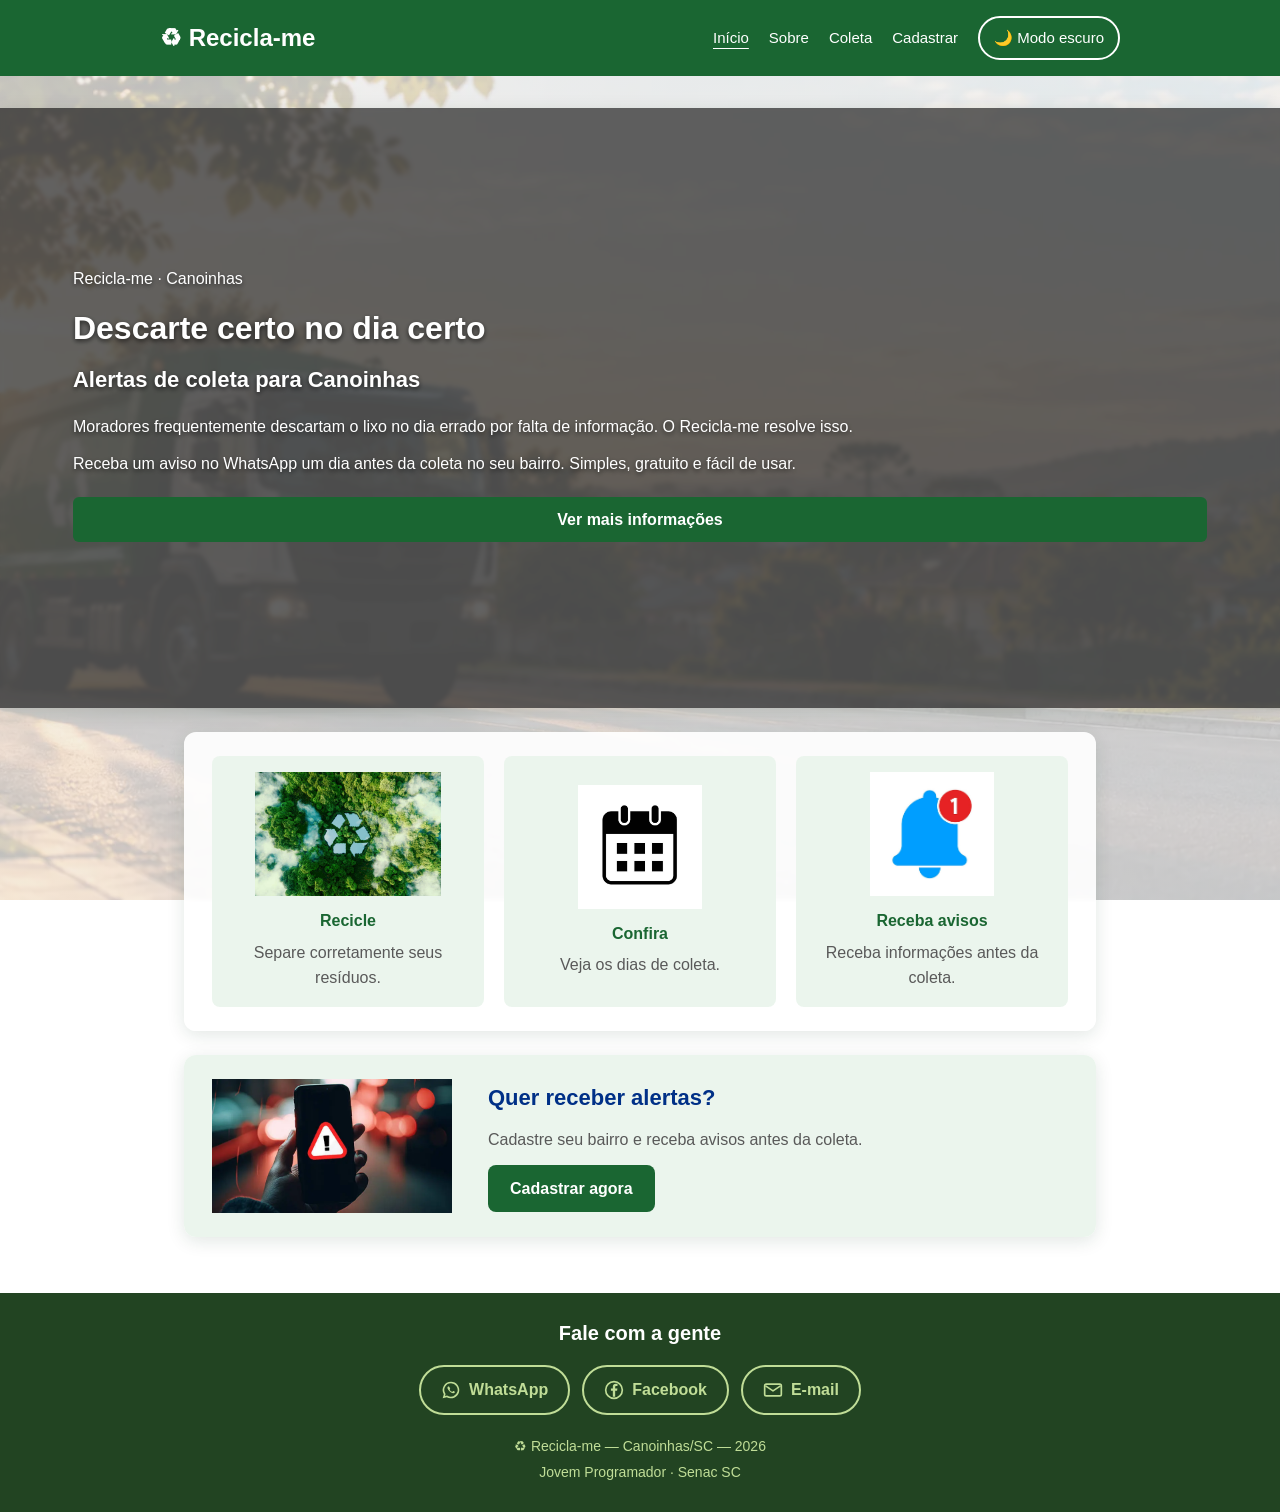
<file: index.html>
<!DOCTYPE html>
<html lang="pt-BR">
<head>
  <meta charset="UTF-8">
  <meta name="viewport" content="width=device-width, initial-scale=1.0">
  <meta name="description" content="Conheça o Recicla-me e receba alertas dos dias de coleta de resíduos em Canoinhas.">
  <title>Recicla-me | Início</title>
  <link rel="stylesheet" href="styles.css">
  <link rel="icon" type="image/svg+xml" href="favicon.svg">
  <script src="script.js" defer></script>
</head>
<body>
  <a class="pular" href="#conteudo">Pular para o conteúdo</a>
  <header>
    <div id="topo">
      <a class="marca" href="index.html"><span>♻ Recicla-me</span></a>
      <button type="button" id="menu-btn" aria-expanded="false" aria-controls="menu-principal" aria-label="Menu"><span></span><span></span><span></span></button>
      <nav id="menu-principal" class="mini-nav" aria-label="Navegação principal">
        <a href="index.html" aria-current="page">Início</a>
        <a href="sobre.html">Sobre</a>
        <a href="coleta.html">Coleta</a>
        <a href="cadastrar.html">Cadastrar</a>
        <button type="button" id="tema-btn" aria-pressed="false">🌙 Modo escuro</button>
      </nav>
    </div>
  </header>

  <main id="conteudo" class="pagina-inicio" tabindex="-1">
    <section class="apresentacao" aria-labelledby="titulo-inicio">
      <p class="sobretitulo">Recicla-me · Canoinhas</p>
      <h1 id="titulo-inicio">Descarte certo no dia certo</h1>
      <h2>Alertas de coleta para Canoinhas</h2>
      <p>Moradores frequentemente descartam o lixo no dia errado por falta de informação. O Recicla-me resolve isso.</p>
      <p>Receba um aviso no WhatsApp um dia antes da coleta no seu bairro. Simples, gratuito e fácil de usar.</p>
      <button type="button" id="botao-mais-info" class="botao-js" aria-expanded="false" aria-controls="bloco-info">Ver mais informações</button>
      <div id="bloco-info" class="escondido">
        <p>O aviso chega um dia antes da coleta, direto no seu WhatsApp. Você escolhe quais tipos de coleta quer acompanhar: lixo comum, reciclável ou entulho.</p>
      </div>
    </section>

    <section aria-label="Como o Recicla-me ajuda">
  <div class="cards cards-inicio">

    <article class="card">
      <img class="ilustracao-card"
        src="imagens/reciclagem.jpg"
        alt="Símbolo da reciclagem visto de cima entre árvores."
        width="612" height="408" loading="lazy">
          <h2>Recicle</h2>
      <p>Separe corretamente seus resíduos.</p>
    </article>

    <article class="card">
      <img class="ilustracao-card"
        src="imagens/calendario.png"
        alt="Ícone preto de calendário com seis datas marcadas."
        width="447" height="447" loading="lazy">
          <h2>Confira</h2>
      <p>Veja os dias de coleta.</p>
    </article>

    <article class="card">
      <img class="ilustracao-card"
        src="imagens/notificacao.jpg"
        alt="Sino azul com indicador vermelho de uma notificação."
        width="554" height="554" loading="lazy">
          <h2>Receba avisos</h2>
      <p>Receba informações antes da coleta.</p>
    </article>

  </div>
</section>

<section class="chamada-cadastro">
  <img class="ilustracao-chamada"
      src="imagens/alertas.webp"
      alt="Mão segurando um smartphone com símbolo de alerta na tela."
      width="720" height="404" loading="lazy">

  <div class="chamada-conteudo">
    <h2>Quer receber alertas?</h2>
    <p>Cadastre seu bairro e receba avisos antes da coleta.</p>
    <a class="botao-link" href="cadastrar.html">Cadastrar agora</a>
  </div>
</section>

  </main>

  <footer>
    <h2 class="rodape-titulo">Fale com a gente</h2>
    <nav aria-label="Contato e redes sociais">
      <ul class="contatos">
        <li><a href="https://wa.me/5547999999999" target="_blank" rel="noopener noreferrer" aria-label="WhatsApp (abre em nova aba)"><svg viewBox="0 0 24 24" width="20" height="20" aria-hidden="true" focusable="false"><path fill="currentColor" d="M12 2a10 10 0 0 0-8.6 15.1L2 22l5-1.3A10 10 0 1 0 12 2zm0 2a8 8 0 1 1-4.2 14.8l-.4-.2-2.6.7.7-2.5-.2-.4A8 8 0 0 1 12 4zm-3 3.5c-.3 0-.6.3-.8.6-.3.4-.6 1-.4 1.9.3 1.2 1.2 2.6 2.7 3.9 1.5 1.3 2.9 1.8 4 2 .8.1 1.6-.3 2-.8.2-.3.3-.7.1-.9l-1.6-.9c-.2-.1-.5 0-.7.2l-.5.6c-.2.2-.4.2-.6.1-.9-.4-2-1.2-2.7-2.3-.1-.2-.1-.4 0-.6l.4-.6c.1-.2.1-.4 0-.6l-.8-1.6c-.1-.3-.3-.5-.6-.5z"/></svg><span>WhatsApp</span></a></li>
        <li><a href="https://www.facebook.com/reciclame" target="_blank" rel="noopener noreferrer" aria-label="Facebook (abre em nova aba)"><svg viewBox="0 0 24 24" width="20" height="20" aria-hidden="true" focusable="false"><circle cx="12" cy="12" r="10" fill="none" stroke="currentColor" stroke-width="2"/><path fill="currentColor" d="M13.4 20v-7h2.3l.4-2.8h-2.7V8.5c0-.8.2-1.3 1.4-1.3h1.4V4.7c-.3 0-1.1-.1-2.1-.1-2.1 0-3.5 1.3-3.5 3.6v2H8.3V13h2.3v7z"/></svg><span>Facebook</span></a></li>
        <li><a href="mailto:contato@reciclame.com.br" aria-label="E-mail"><svg viewBox="0 0 24 24" width="20" height="20" aria-hidden="true" focusable="false"><rect x="2" y="5" width="20" height="14" rx="2" fill="none" stroke="currentColor" stroke-width="2"/><path d="M3 7l9 6 9-6" fill="none" stroke="currentColor" stroke-width="2" stroke-linejoin="round"/></svg><span>E-mail</span></a></li>
      </ul>
    </nav>
    <p>♻ Recicla-me — Canoinhas/SC — 2026</p>
    <p>Jovem Programador · Senac SC</p>
  </footer>
</body>
</html>
</file>
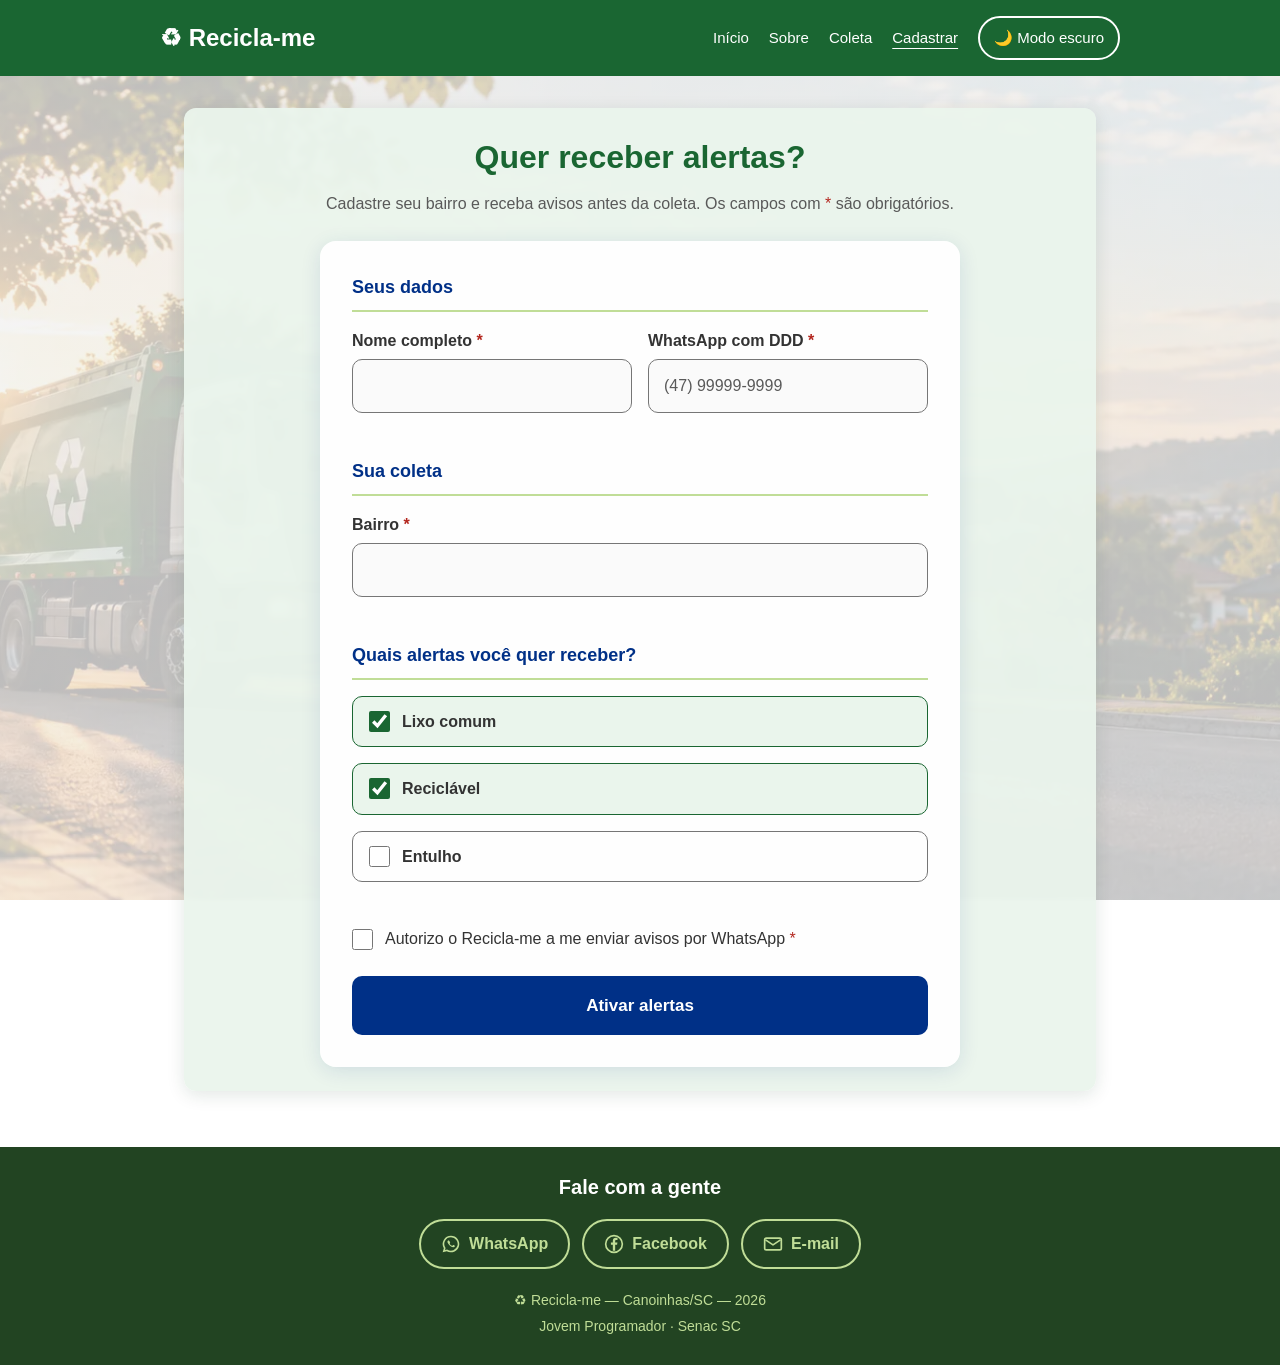
<file: cadastrar.html>
<!DOCTYPE html>
<html lang="pt-BR">
<head>
  <meta charset="UTF-8">
  <meta name="viewport" content="width=device-width, initial-scale=1.0">
  <meta name="description" content="Cadastre seu bairro e receba avisos de coleta do Recicla-me por WhatsApp.">
  <title>Recicla-me | Cadastrar</title>
  <link rel="stylesheet" href="styles.css">
  <link rel="icon" type="image/svg+xml" href="favicon.svg">
  <script src="script.js" defer></script>
</head>
<body>
  <a class="pular" href="#conteudo">Pular para o conteúdo</a>
  <header>
    <div id="topo">
      <a class="marca" href="index.html"><span>♻ Recicla-me</span></a>
      <button type="button" id="menu-btn" aria-expanded="false" aria-controls="menu-principal" aria-label="Menu"><span></span><span></span><span></span></button>
      <nav id="menu-principal" class="mini-nav" aria-label="Navegação principal">
        <a href="index.html">Início</a><a href="sobre.html">Sobre</a>
        <a href="coleta.html">Coleta</a><a href="cadastrar.html" aria-current="page">Cadastrar</a>
        <button type="button" id="tema-btn" aria-pressed="false">🌙 Modo escuro</button>
      </nav>
    </div>
  </header>
  <main id="conteudo" tabindex="-1">
    <section id="cadastro" aria-labelledby="titulo-cadastro">
      <h1 id="titulo-cadastro">Quer receber alertas?</h1>
      <p>Cadastre seu bairro e receba avisos antes da coleta. Os campos com <span class="obrigatorio" aria-hidden="true">*</span> são obrigatórios.</p>
      <form class="form-cadastro" action="#" method="post" novalidate>
        <fieldset>
          <legend>Seus dados</legend>
          <div class="campo">
            <label for="nome">Nome completo <span class="obrigatorio" aria-hidden="true">*</span></label>
            <input type="text" id="nome" name="nome" autocomplete="name" required aria-describedby="erro-nome">
            <p class="mensagem-erro" id="erro-nome" aria-live="polite"></p>
          </div>
          <div class="campo">
            <label for="whatsapp">WhatsApp com DDD <span class="obrigatorio" aria-hidden="true">*</span></label>
            <input type="tel" id="whatsapp" name="whatsapp" autocomplete="tel" placeholder="(47) 99999-9999" maxlength="15" inputmode="numeric" required aria-describedby="erro-whatsapp">
            <p class="mensagem-erro" id="erro-whatsapp" aria-live="polite"></p>
          </div>
        </fieldset>
        <fieldset>
          <legend>Sua coleta</legend>
          <div class="campo">
            <label for="bairro">Bairro <span class="obrigatorio" aria-hidden="true">*</span></label>
            <input type="text" id="bairro" name="bairro" required aria-describedby="erro-bairro">
            <p class="mensagem-erro" id="erro-bairro" aria-live="polite"></p>
          </div>
        </fieldset>
        <fieldset>
          <legend>Quais alertas você quer receber?</legend>
          <div class="campo campo-check"><input type="checkbox" id="alerta-comum" name="alertas" value="comum" checked><label for="alerta-comum">Lixo comum</label></div>
          <div class="campo campo-check"><input type="checkbox" id="alerta-reciclavel" name="alertas" value="reciclavel" checked><label for="alerta-reciclavel">Reciclável</label></div>
          <div class="campo campo-check"><input type="checkbox" id="alerta-entulho" name="alertas" value="entulho"><label for="alerta-entulho">Entulho</label></div>
        </fieldset>
        <div class="campo campo-check">
          <input type="checkbox" id="autorizo" name="autorizo" required aria-describedby="erro-autorizo">
          <label for="autorizo">Autorizo o Recicla-me a me enviar avisos por WhatsApp <span class="obrigatorio" aria-hidden="true">*</span></label>
        </div>
        <p class="mensagem-erro" id="erro-autorizo" aria-live="polite"></p>
        <button type="submit" class="botao">Ativar alertas</button>
        <p id="mensagem-sucesso" class="mensagem" role="status"></p>
      </form>
    </section>
  </main>
  <footer>
    <h2 class="rodape-titulo">Fale com a gente</h2>
    <nav aria-label="Contato e redes sociais"><ul class="contatos">
      <li><a href="https://wa.me/5547999999999" target="_blank" rel="noopener noreferrer" aria-label="WhatsApp (abre em nova aba)"><svg viewBox="0 0 24 24" width="20" height="20" aria-hidden="true" focusable="false"><path fill="currentColor" d="M12 2a10 10 0 0 0-8.6 15.1L2 22l5-1.3A10 10 0 1 0 12 2zm0 2a8 8 0 1 1-4.2 14.8l-.4-.2-2.6.7.7-2.5-.2-.4A8 8 0 0 1 12 4zm-3 3.5c-.3 0-.6.3-.8.6-.3.4-.6 1-.4 1.9.3 1.2 1.2 2.6 2.7 3.9 1.5 1.3 2.9 1.8 4 2 .8.1 1.6-.3 2-.8.2-.3.3-.7.1-.9l-1.6-.9c-.2-.1-.5 0-.7.2l-.5.6c-.2.2-.4.2-.6.1-.9-.4-2-1.2-2.7-2.3-.1-.2-.1-.4 0-.6l.4-.6c.1-.2.1-.4 0-.6l-.8-1.6c-.1-.3-.3-.5-.6-.5z"/></svg><span>WhatsApp</span></a></li>
      <li><a href="https://www.facebook.com/reciclame" target="_blank" rel="noopener noreferrer" aria-label="Facebook (abre em nova aba)"><svg viewBox="0 0 24 24" width="20" height="20" aria-hidden="true" focusable="false"><circle cx="12" cy="12" r="10" fill="none" stroke="currentColor" stroke-width="2"/><path fill="currentColor" d="M13.4 20v-7h2.3l.4-2.8h-2.7V8.5c0-.8.2-1.3 1.4-1.3h1.4V4.7c-.3 0-1.1-.1-2.1-.1-2.1 0-3.5 1.3-3.5 3.6v2H8.3V13h2.3v7z"/></svg><span>Facebook</span></a></li>
      <li><a href="mailto:contato@reciclame.com.br" aria-label="E-mail"><svg viewBox="0 0 24 24" width="20" height="20" aria-hidden="true" focusable="false"><rect x="2" y="5" width="20" height="14" rx="2" fill="none" stroke="currentColor" stroke-width="2"/><path d="M3 7l9 6 9-6" fill="none" stroke="currentColor" stroke-width="2" stroke-linejoin="round"/></svg><span>E-mail</span></a></li>
    </ul></nav>
    <p>♻ Recicla-me — Canoinhas/SC — 2026</p><p>Jovem Programador · Senac SC</p>
  </footer>
</body>
</html>
</file>
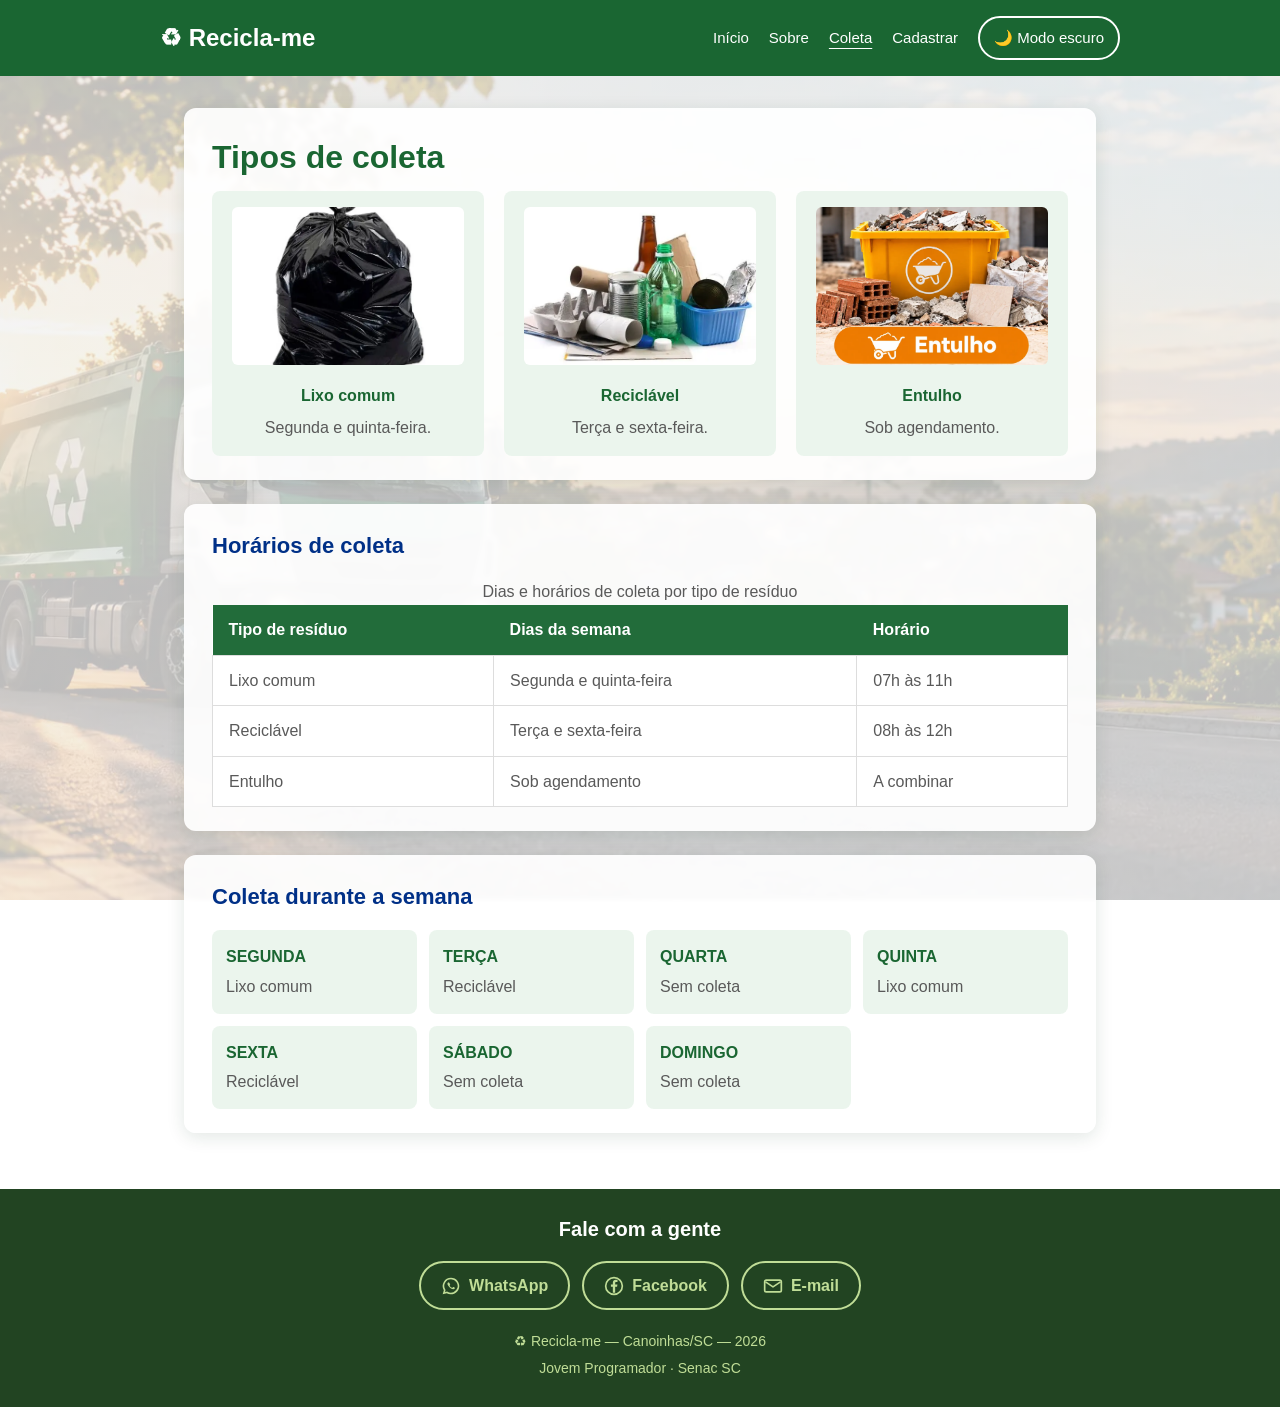
<file: coleta.html>
<!DOCTYPE html>
<html lang="pt-BR">
<head>
  <meta charset="UTF-8">
  <meta name="viewport" content="width=device-width, initial-scale=1.0">
  <meta name="description" content="Consulte os tipos, dias e horários de coleta de resíduos em Canoinhas.">
  <title>Recicla-me | Coleta</title>
  <link rel="stylesheet" href="styles.css">
  <link rel="icon" type="image/svg+xml" href="favicon.svg">
  <script src="script.js" defer></script>
</head>
<body>
  <a class="pular" href="#conteudo">Pular para o conteúdo</a>
  <header>
    <div id="topo">
      <a class="marca" href="index.html"><span>♻ Recicla-me</span></a>
      <button type="button" id="menu-btn" aria-expanded="false" aria-controls="menu-principal" aria-label="Menu">
        <span></span><span></span><span></span>
      </button>
      <nav id="menu-principal" class="mini-nav" aria-label="Navegação principal">
        <a href="index.html">Início</a><a href="sobre.html">Sobre</a>
        <a href="coleta.html" aria-current="page">Coleta</a><a href="cadastrar.html">Cadastrar</a>
        <button type="button" id="tema-btn" aria-pressed="false">🌙 Modo escuro</button>
      </nav>
    </div>
  </header>
  <main id="conteudo" tabindex="-1">
    <section aria-labelledby="titulo-coleta">
      <h1 id="titulo-coleta">Tipos de coleta</h1>
      <div class="cards">
        <article class="card">
          <img id="imagem-card" src="imagens/saco-lixo-comum.webp" alt="Saco de lixo preto fechado" width="220" height="150" tabindex="0">
          <h2>Lixo comum</h2><p>Segunda e quinta-feira.</p>
        </article>
        <article class="card">
          <img id="imagem-reciclavel" src="imagens/lixoreciclavel.webp" alt="Lixeira azul de material reciclável com garrafas, latas e papelão" width="220" height="150" tabindex="0">
          <h2>Reciclável</h2><p>Terça e sexta-feira.</p>
        </article>
        <article class="card">
          <img id="imagem-entulho" src="imagens/lixo_entulho.webp" alt="Caçamba de entulho com restos de obra" width="220" height="150" tabindex="0">
          <h2>Entulho</h2><p>Sob agendamento.</p>
        </article>
      </div>
    </section>
    <section id="horarios" aria-labelledby="titulo-horarios">
      <h2 id="titulo-horarios">Horários de coleta</h2>
      <div class="tabela-responsiva" tabindex="0" role="region" aria-labelledby="titulo-horarios">
        <table>
          <caption>Dias e horários de coleta por tipo de resíduo</caption>
          <thead><tr><th scope="col">Tipo de resíduo</th><th scope="col">Dias da semana</th><th scope="col">Horário</th></tr></thead>
          <tbody>
            <tr><th scope="row">Lixo comum</th><td>Segunda e quinta-feira</td><td>07h às 11h</td></tr>
            <tr><th scope="row">Reciclável</th><td>Terça e sexta-feira</td><td>08h às 12h</td></tr>
            <tr><th scope="row">Entulho</th><td>Sob agendamento</td><td>A combinar</td></tr>
          </tbody>
        </table>
      </div>
    </section>
    <section aria-labelledby="titulo-semana">
      <h2 id="titulo-semana">Coleta durante a semana</h2>
      <ul class="semana-coleta">
        <li><strong>SEGUNDA</strong><span>Lixo comum</span></li>
        <li><strong>TERÇA</strong><span>Reciclável</span></li>
        <li><strong>QUARTA</strong><span>Sem coleta</span></li>
        <li><strong>QUINTA</strong><span>Lixo comum</span></li>
        <li><strong>SEXTA</strong><span>Reciclável</span></li>
        <li><strong>SÁBADO</strong><span>Sem coleta</span></li>
        <li><strong>DOMINGO</strong><span>Sem coleta</span></li>
      </ul>
    </section>
  </main>
  <footer>
    <h2 class="rodape-titulo">Fale com a gente</h2>
    <nav aria-label="Contato e redes sociais"><ul class="contatos">
      <li><a href="https://wa.me/5547999999999" target="_blank" rel="noopener noreferrer" aria-label="WhatsApp (abre em nova aba)"><svg viewBox="0 0 24 24" width="20" height="20" aria-hidden="true" focusable="false"><path fill="currentColor" d="M12 2a10 10 0 0 0-8.6 15.1L2 22l5-1.3A10 10 0 1 0 12 2zm0 2a8 8 0 1 1-4.2 14.8l-.4-.2-2.6.7.7-2.5-.2-.4A8 8 0 0 1 12 4zm-3 3.5c-.3 0-.6.3-.8.6-.3.4-.6 1-.4 1.9.3 1.2 1.2 2.6 2.7 3.9 1.5 1.3 2.9 1.8 4 2 .8.1 1.6-.3 2-.8.2-.3.3-.7.1-.9l-1.6-.9c-.2-.1-.5 0-.7.2l-.5.6c-.2.2-.4.2-.6.1-.9-.4-2-1.2-2.7-2.3-.1-.2-.1-.4 0-.6l.4-.6c.1-.2.1-.4 0-.6l-.8-1.6c-.1-.3-.3-.5-.6-.5z"/></svg><span>WhatsApp</span></a></li>
      <li><a href="https://www.facebook.com/reciclame" target="_blank" rel="noopener noreferrer" aria-label="Facebook (abre em nova aba)"><svg viewBox="0 0 24 24" width="20" height="20" aria-hidden="true" focusable="false"><circle cx="12" cy="12" r="10" fill="none" stroke="currentColor" stroke-width="2"/><path fill="currentColor" d="M13.4 20v-7h2.3l.4-2.8h-2.7V8.5c0-.8.2-1.3 1.4-1.3h1.4V4.7c-.3 0-1.1-.1-2.1-.1-2.1 0-3.5 1.3-3.5 3.6v2H8.3V13h2.3v7z"/></svg><span>Facebook</span></a></li>
      <li><a href="mailto:contato@reciclame.com.br" aria-label="E-mail"><svg viewBox="0 0 24 24" width="20" height="20" aria-hidden="true" focusable="false"><rect x="2" y="5" width="20" height="14" rx="2" fill="none" stroke="currentColor" stroke-width="2"/><path d="M3 7l9 6 9-6" fill="none" stroke="currentColor" stroke-width="2" stroke-linejoin="round"/></svg><span>E-mail</span></a></li>
    </ul></nav>
    <p>♻ Recicla-me — Canoinhas/SC — 2026</p><p>Jovem Programador · Senac SC</p>
  </footer>
</body>
</html>
</file>
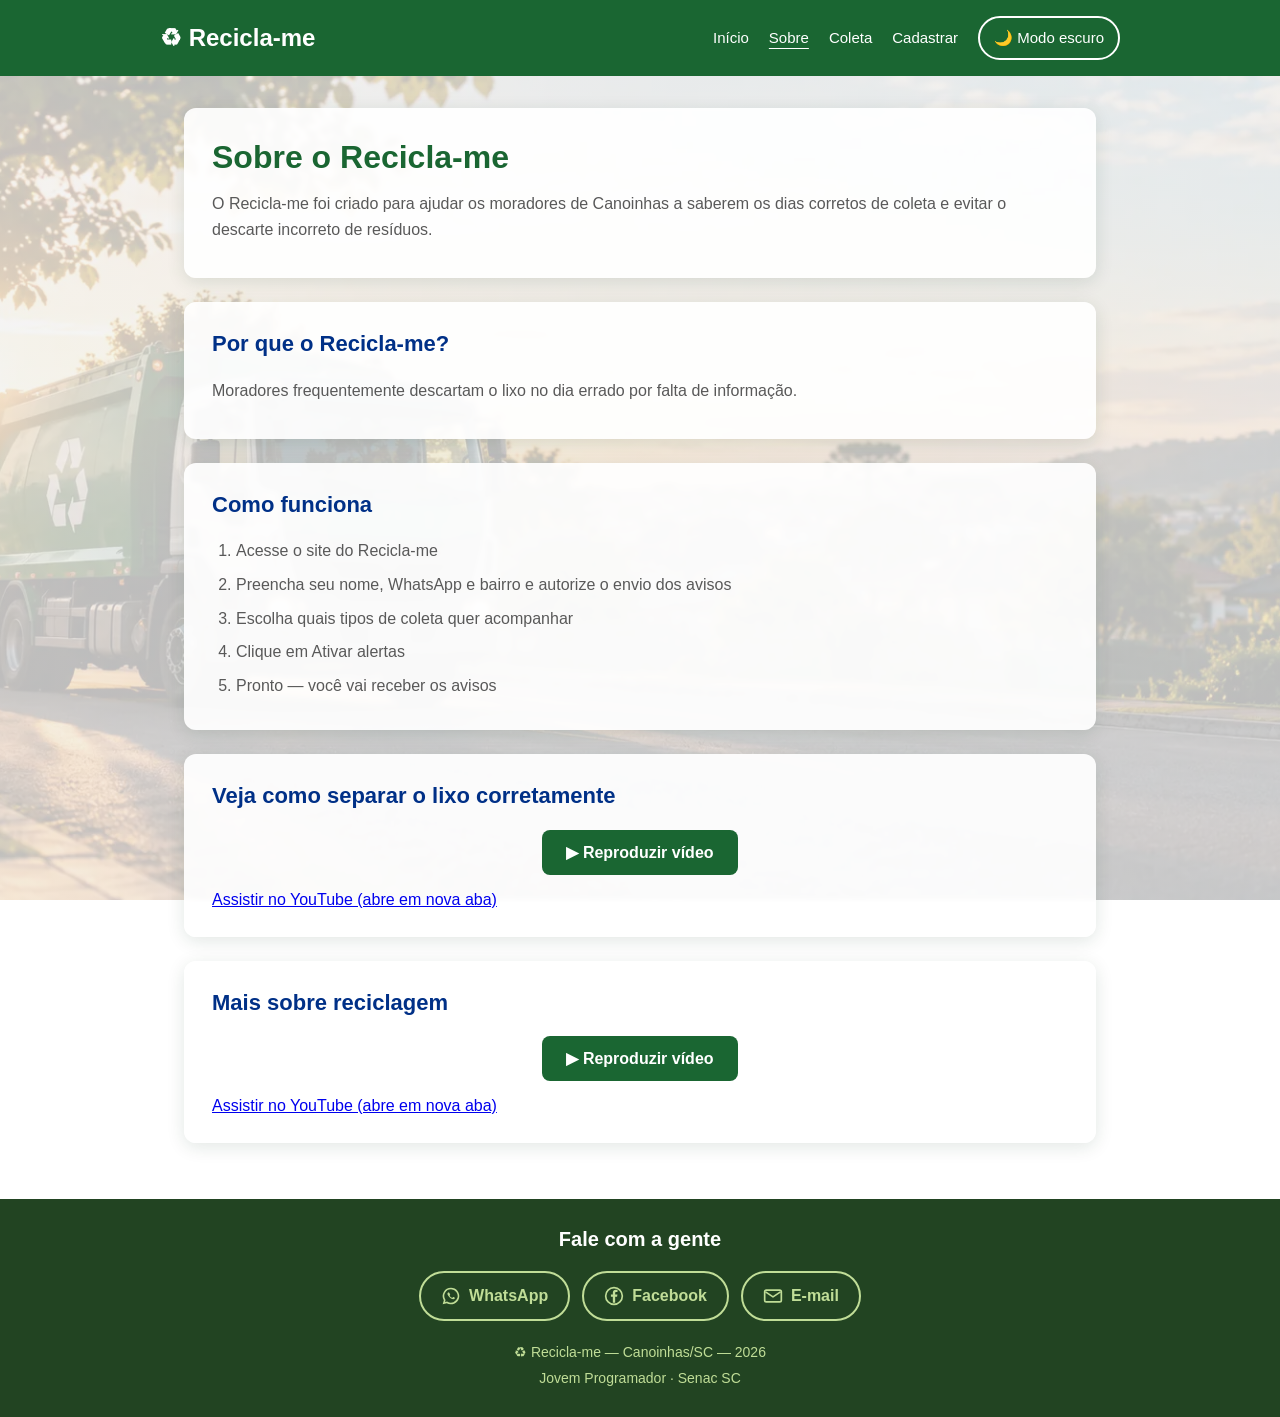
<file: sobre.html>
<!DOCTYPE html>
<html lang="pt-BR">
<head>
  <meta charset="UTF-8">
  <meta name="viewport" content="width=device-width, initial-scale=1.0">
  <meta name="description" content="Saiba como o Recicla-me ajuda moradores de Canoinhas a acompanhar a coleta de resíduos.">
  <title>Recicla-me | Sobre</title>
  <link rel="stylesheet" href="styles.css">
  <link rel="icon" type="image/svg+xml" href="favicon.svg">
  <script src="script.js" defer></script>
</head>
<body>
  <a class="pular" href="#conteudo">Pular para o conteúdo</a>
  <header>
    <div id="topo">
      <a class="marca" href="index.html"><span>♻ Recicla-me</span></a>
      <button type="button" id="menu-btn" aria-expanded="false" aria-controls="menu-principal" aria-label="Menu"><span></span><span></span><span></span></button>
      <nav id="menu-principal" class="mini-nav" aria-label="Navegação principal">
        <a href="index.html">Início</a><a href="sobre.html" aria-current="page">Sobre</a>
        <a href="coleta.html">Coleta</a><a href="cadastrar.html">Cadastrar</a>
        <button type="button" id="tema-btn" aria-pressed="false">🌙 Modo escuro</button>
      </nav>
    </div>
  </header>
  <main id="conteudo" tabindex="-1">
    <section aria-labelledby="titulo-sobre">
      <h1 id="titulo-sobre">Sobre o Recicla-me</h1>
      <p>O Recicla-me foi criado para ajudar os moradores de Canoinhas a saberem os dias corretos de coleta e evitar o descarte incorreto de resíduos.</p>
    </section>
    <section aria-labelledby="titulo-por-que">
      <h2 id="titulo-por-que">Por que o Recicla-me?</h2>
      <p>Moradores frequentemente descartam o lixo no dia errado por falta de informação.</p>
    </section>
    <section aria-labelledby="titulo-como-funciona">
      <h2 id="titulo-como-funciona">Como funciona</h2>
      <ol>
        <li>Acesse o site do Recicla-me</li>
        <li>Preencha seu nome, WhatsApp e bairro e autorize o envio dos avisos</li>
        <li>Escolha quais tipos de coleta quer acompanhar</li>
        <li>Clique em Ativar alertas</li>
        <li>Pronto — você vai receber os avisos</li>
      </ol>
    </section>
    <section id="video-explicativo" aria-labelledby="titulo-video-separacao">
      <h2 id="titulo-video-separacao">Veja como separar o lixo corretamente</h2>
      <div class="video-embed" data-video-id="wgPn3kZZtIY" data-titulo="Como separar o lixo corretamente">
      <button type="button" class="video-botao">▶ Reproduzir vídeo</button>
      </div>
      <a href="https://www.youtube.com/watch?v=wgPn3kZZtIY" target="_blank" rel="noopener noreferrer">Assistir no YouTube (abre em nova aba)</a>
    </section>
    <section id="video-youtube" aria-labelledby="titulo-video-canal">
      <h2 id="titulo-video-canal">Mais sobre reciclagem</h2>
      <div class="video-embed" data-video-id="zdRrToUH61U" data-titulo="Vídeo sobre reciclagem e coleta seletiva">
        <button type="button" class="video-botao" aria-label="Reproduzir vídeo: Como separar o lixo corretamente">▶ Reproduzir vídeo</button>
      </div>
      <a href="https://www.youtube.com/watch?v=zdRrToUH61U" target="_blank" rel="noopener noreferrer">Assistir no YouTube (abre em nova aba)</a>
    </section>
  </main>
  <footer>
    <h2 class="rodape-titulo">Fale com a gente</h2>
    <nav aria-label="Contato e redes sociais"><ul class="contatos">
      <li><a href="https://wa.me/5547999999999" target="_blank" rel="noopener noreferrer" aria-label="WhatsApp (abre em nova aba)"><svg viewBox="0 0 24 24" width="20" height="20" aria-hidden="true" focusable="false"><path fill="currentColor" d="M12 2a10 10 0 0 0-8.6 15.1L2 22l5-1.3A10 10 0 1 0 12 2zm0 2a8 8 0 1 1-4.2 14.8l-.4-.2-2.6.7.7-2.5-.2-.4A8 8 0 0 1 12 4zm-3 3.5c-.3 0-.6.3-.8.6-.3.4-.6 1-.4 1.9.3 1.2 1.2 2.6 2.7 3.9 1.5 1.3 2.9 1.8 4 2 .8.1 1.6-.3 2-.8.2-.3.3-.7.1-.9l-1.6-.9c-.2-.1-.5 0-.7.2l-.5.6c-.2.2-.4.2-.6.1-.9-.4-2-1.2-2.7-2.3-.1-.2-.1-.4 0-.6l.4-.6c.1-.2.1-.4 0-.6l-.8-1.6c-.1-.3-.3-.5-.6-.5z"/></svg><span>WhatsApp</span></a></li>
      <li><a href="https://www.facebook.com/reciclame" target="_blank" rel="noopener noreferrer" aria-label="Facebook (abre em nova aba)"><svg viewBox="0 0 24 24" width="20" height="20" aria-hidden="true" focusable="false"><circle cx="12" cy="12" r="10" fill="none" stroke="currentColor" stroke-width="2"/><path fill="currentColor" d="M13.4 20v-7h2.3l.4-2.8h-2.7V8.5c0-.8.2-1.3 1.4-1.3h1.4V4.7c-.3 0-1.1-.1-2.1-.1-2.1 0-3.5 1.3-3.5 3.6v2H8.3V13h2.3v7z"/></svg><span>Facebook</span></a></li>
      <li><a href="mailto:contato@reciclame.com.br" aria-label="E-mail"><svg viewBox="0 0 24 24" width="20" height="20" aria-hidden="true" focusable="false"><rect x="2" y="5" width="20" height="14" rx="2" fill="none" stroke="currentColor" stroke-width="2"/><path d="M3 7l9 6 9-6" fill="none" stroke="currentColor" stroke-width="2" stroke-linejoin="round"/></svg><span>E-mail</span></a></li>
    </ul></nav>
    <p>♻ Recicla-me — Canoinhas/SC — 2026</p><p>Jovem Programador · Senac SC</p>
  </footer>
</body>
</html>
</file>
<file: styles.css>
/* ===========================
   RECICLA-ME — styles.css
   Fundo do caminhão em todo o site
   =========================== */

:root {
  --verde-escuro: #1A6632;
  --verde-claro: #C0DD97;
  --azul: #003087;
  --neutro: #595959;
  --fundo: #F2F2F2;
  --branco: #FFFFFF;
  --verde-suave: #EAF5EC;
  --erro: #B3261E;
}

* {
  box-sizing: border-box;
  margin: 0;
  padding: 0;
}

:focus-visible {
  outline: 3px solid var(--azul);
  outline-offset: 3px;
}

header :focus-visible,
footer :focus-visible {
  outline-color: var(--branco);
}

.pular {
  position: absolute;
  top: -60px;
  left: 8px;
  z-index: 100;
  padding: 10px 14px;
  color: var(--azul);
  background-color: var(--branco);
  text-decoration: none;
  border-radius: 6px;
}

.pular:focus {
  top: 8px;
}

html {
  min-height: 100%;
}

body {
  font-family: Arial, sans-serif;
  color: var(--neutro);
  line-height: 1.6;
  overflow-x: clip;

  /* ===========================
    FUNDO DO CAMINHÃO — SITE TODO
     =========================== */

  background-image:
    linear-gradient(
      rgba(242, 242, 242, 0.78),
      rgba(242, 242, 242, 0.78)
    ),
    url("imagens/fundo.webp");

  background-size: cover;
  background-position: center top;
  background-repeat: no-repeat;
  background-attachment: scroll;
}

img {
  max-width: 100%;
  height: auto;
}

/* ===========================
  CABEÇALHO — flexbox
   =========================== */

header {
  background-color: #1A6632;
  padding: 16px 24px;
  position: relative;
  z-index: 10;
}

#topo {
  display: flex;
  justify-content: space-between;
  align-items: center;
  flex-wrap: wrap;
  max-width: 960px;
  margin: 0 auto;
}

#topo span {
  font-size: 24px;
  font-weight: bold;
  color: var(--branco);
}

.marca {
  text-decoration: none;
}

#topo nav {
  display: none;
  flex-direction: column;
  width: 100%;
  margin-top: 16px;
  gap: 12px;
}

#topo nav.aberto {
  display: flex;
}

#topo nav a {
  display: inline-flex;
  align-items: center;
  min-height: 44px;
  color: #FFFFFF;
  text-decoration: none;
  font-size: 15px;
}

#topo nav a:hover {
  text-decoration: underline;
  text-underline-offset: 5px;
}

#topo nav a[aria-current="page"] {
  color: var(--branco);
  text-decoration: underline;
  text-underline-offset: 5px;
}

/* ===========================
   MENU SANDUÍCHE
   =========================== */

#menu-btn {
  display: flex;
  flex-direction: column;
  justify-content: space-between;
  width: 28px;
  height: 20px;
  background: none;
  border: 0;
  padding: 0;
  cursor: pointer;
}

#menu-btn span {
  height: 3px;
  width: 100%;
  background-color: var(--branco);
  border-radius: 2px;
}

#menu-btn:focus-visible {
  outline: 3px solid var(--branco);
  outline-offset: 5px;
}

/* ===========================
   ESTRUTURA GERAL
   =========================== */

main {
  max-width: 960px;
  margin: 0 auto;
  padding: 24px 14px;
}

/*
   As seções ficam translúcidas para
   o caminhão continuar aparecendo
   no fundo.
*/

section {
  background-color: rgba(255, 255, 255, 0.91);
  border-radius: 12px;
  padding: 20px 18px;
  margin-bottom: 24px;
  box-shadow: 0 4px 18px rgba(20, 60, 30, 0.12);
  backdrop-filter: blur(2px);
}

/* ===========================
   HERO / APRESENTAÇÃO
   =========================== */

.pagina-inicio .apresentacao {
  width: 100vw;
  min-height: 500px;

  margin-left: calc(50% - 50vw);

  padding: 60px 22px;

    /* A camada escura mantém o texto legível sobre o fundo do site. */

  background: linear-gradient(rgba(0, 0, 0, 0.6), rgba(0, 0, 0, 0.6));

  border-left: none;
  border-radius: 0;

  display: flex;
  flex-direction: column;
  justify-content: center;

  color: white;
  text-shadow: 0 2px 5px rgba(0, 0, 0, 0.65);
}

.pagina-inicio .apresentacao h1 {
  color: white;
}

.pagina-inicio .apresentacao h2 {
  color: white;
}

.pagina-inicio .apresentacao p {
  color: white;
}

.pagina-inicio .apresentacao .sobretitulo {
  color: #FFFFFF;
}

/* ===========================
   CARDS DA PÁGINA INICIAL
   =========================== */

.cards-inicio .card {
  min-height: 185px;
  display: flex;
  flex-direction: column;
  align-items: center;
  justify-content: center;
}

.cards-inicio .card img.ilustracao-card {
  display: block;
  width: min(100%, 200px);
  height: 124px;
  flex: 0 0 auto;
  object-fit: contain;
  margin: 0 auto 12px;
}

.chamada-cadastro {
  display: flex;
  flex-direction: column;
  align-items: center;
  justify-content: center;
  gap: 20px;
  text-align: center;
  background-color: rgba(234, 245, 236, 0.94);
}

.chamada-conteudo {
  flex: 0 1 auto;
}

.ilustracao-chamada {
  display: block;
  width: min(100%, 220px);
  height: auto;
  flex: 0 1 auto;
}

.chamada-conteudo h2,
.chamada-conteudo p {
  margin-bottom: 12px;
}

.botao-link {
  display: inline-block;
  padding: 11px 22px;
  color: var(--branco);
  background-color: var(--verde-escuro);
  border-radius: 8px;
  font-weight: bold;
  text-decoration: none;
}

.botao-link:hover {
  background-color: #145228;
}

/* ===========================
   TÍTULOS E TEXTOS
   =========================== */

h1 {
  font-size: 24px;
  color: var(--verde-escuro);
  margin-bottom: 8px;
}

h2 {
  font-size: 22px;
  color: var(--azul);
  margin-bottom: 16px;
}

h3 {
  font-size: 16px;
  color: var(--verde-escuro);
  margin-bottom: 6px;
}

.card h2 {
  font-size: 16px;
  color: var(--verde-escuro);
  margin-bottom: 6px;
}

p {
  font-size: 16px;
  margin-bottom: 12px;
}

/* ===========================
   CARDS — flexbox
   =========================== */

.cards {
  display: flex;
  flex-direction: column;
  flex-wrap: wrap;
  gap: 20px;
}

.card {
  flex: 1 1 220px;
  background-color: rgba(234, 245, 236, 0.94);
  border-radius: 8px;
  padding: 16px 20px;
  text-align: center;
  transition: transform 0.3s;
}

.card:hover {
  transform: scale(1.03);
}

.card img {
  width: 100%;
  height: auto;
  aspect-ratio: 220 / 150;
  object-fit: cover;
  border-radius: 6px;
  margin-bottom: 10px;
}

.card p {
  margin-bottom: 0;
}

/* ===========================
   TABELA — horários de coleta
   =========================== */

table {
  border-collapse: collapse;
  width: 100%;
  background-color: rgba(255, 255, 255, 0.94);
}

#horarios {
  overflow: hidden;
}

.tabela-responsiva {
  max-width: 100%;
  overflow-x: auto;
}

.tabela-responsiva:focus-visible {
  outline: 3px solid var(--azul);
  outline-offset: 3px;
}

.tabela-responsiva table {
  min-width: 540px;
}

th {
  background-color: rgba(26, 102, 50, 0.96);
  color: var(--branco);
  padding: 12px 16px;
  text-align: left;
}

td {
  padding: 12px 16px;
  border: 1px solid #DDDDDD;
}

tbody th[scope="row"] {
  padding: 12px 16px;
  border: 1px solid #DDDDDD;
  color: inherit;
  background: transparent;
  font-weight: normal;
  text-align: left;
}

tbody tr:hover {
  background-color: var(--verde-claro);
}

.semana-coleta {
  display: grid;
  grid-template-columns: 1fr;
  gap: 12px;
  list-style: none;
}

.semana-coleta li {
  min-width: 0;
  padding: 14px;
  background-color: rgba(234, 245, 236, 0.94);
  border-radius: 8px;
}

.semana-coleta strong,
.semana-coleta span {
  display: block;
}

.semana-coleta strong {
  margin-bottom: 4px;
  color: var(--verde-escuro);
}

/* ===========================
   LISTA — como funciona
   =========================== */

ol {
  padding-left: 24px;
}

ol li {
  margin-bottom: 8px;
}

/* ===========================
   CADASTRO — formulário
   =========================== */

#cadastro {
  text-align: center;
  background-color: rgba(234, 245, 236, 0.94);
}

.form-cadastro {
  width: 100%;
  max-width: 640px;
  margin: 24px auto 0;
  padding: 20px;
  text-align: left;
  background-color: rgba(255, 255, 255, 0.97);
  border-radius: 12px;
  box-shadow: 0 4px 20px rgba(0, 48, 135, 0.12);
}

.form-cadastro fieldset {
  margin-bottom: 28px;
  border: 0;
  min-width: 0;
}

.form-cadastro legend {
  width: 100%;
  margin-bottom: 16px;
  padding-bottom: 8px;
  font-size: 18px;
  font-weight: bold;
  color: var(--azul);
  border-bottom: 2px solid var(--verde-claro);
}

.form-cadastro .campo {
  margin-bottom: 16px;
}

.form-cadastro label {
  display: block;
  margin-bottom: 6px;
  font-weight: bold;
  color: #333333;
}

.obrigatorio {
  color: var(--erro);
}

.form-cadastro input[type="text"],
.form-cadastro input[type="tel"] {
  display: block;
  width: 100%;
  padding: 13px 15px;
  font: inherit;
  color: #333333;
  background-color: #FAFAFA;
  border: 1.5px solid #767676;
  border-radius: 10px;
  transition: border-color 0.2s, box-shadow 0.2s;
}

.form-cadastro input::placeholder {
  color: var(--neutro);
  opacity: 1;
}

.form-cadastro input[type="text"]:hover,
.form-cadastro input[type="tel"]:hover {
  border-color: var(--azul);
}

.form-cadastro input[type="text"]:focus,
.form-cadastro input[type="tel"]:focus {
  background-color: var(--branco);
  border-color: var(--azul);
  box-shadow: 0 0 0 3px rgba(0, 48, 135, 0.25);
  outline: 3px solid var(--azul);
  outline-offset: 2px;
}

.form-cadastro input:user-invalid {
  border-color: var(--erro);
}

.form-cadastro .campo-check {
  display: flex;
  align-items: center;
  gap: 12px;
}

.form-cadastro .campo-check input {
  width: 21px;
  height: 21px;
  flex-shrink: 0;
  accent-color: var(--verde-escuro);
  cursor: pointer;
}

.form-cadastro .campo-check label {
  margin: 0;
  font-weight: normal;
  cursor: pointer;
}

.form-cadastro .campo-check input:focus-visible,
.form-cadastro .botao:focus-visible {
  outline: 3px solid var(--azul);
  outline-offset: 3px;
}

.form-cadastro fieldset:nth-of-type(3) .campo-check {
  padding: 12px 16px;
  border: 1.5px solid #767676;
  border-radius: 10px;
  transition: background-color 0.2s, border-color 0.2s;
}

.form-cadastro fieldset:nth-of-type(3) .campo-check:hover {
  border-color: var(--verde-escuro);
}

.form-cadastro fieldset:nth-of-type(3) .campo-check:has(input:checked) {
  background-color: var(--verde-suave);
  border-color: var(--verde-escuro);
}

.form-cadastro fieldset:nth-of-type(3) .campo-check label {
  flex: 1;
  font-weight: bold;
}

.form-cadastro .botao {
  display: block;
  width: 100%;
  margin-top: 24px;
  padding: 16px 24px;
  font: inherit;
  font-size: 17px;
  font-weight: bold;
  color: var(--branco);
  background-color: var(--azul);
  border: 0;
  border-radius: 10px;
  cursor: pointer;
  transition: background-color 0.2s, transform 0.2s, box-shadow 0.2s;
}

.form-cadastro .botao:hover {
  background-color: #002163;
  transform: translateY(-2px);
  box-shadow: 0 8px 18px rgba(0, 48, 135, 0.3);
}

.form-cadastro .botao:active {
  transform: translateY(0);
}

/* ===========================
   VÍDEOS DO YOUTUBE
   =========================== */

.video-embed {
  position: relative;
  width: 100%;
  max-width: 720px;
  margin: 16px auto 0;
  aspect-ratio: 16 / 9;
}

.video-embed iframe {
  position: absolute;
  inset: 0;
  width: 100%;
  height: 100%;
  border: 0;
  border-radius: 12px;
}

/* ===========================
   RODAPÉ
   =========================== */

footer {
  background-color: rgba(26, 61, 26, 0.96);
  text-align: center;
  padding: 24px;
}

footer p {
  color: var(--verde-claro);
  font-size: 14px;
  margin-bottom: 4px;
}

.rodape-titulo {
  margin-bottom: 16px;
  font-size: 20px;
  color: var(--branco);
}

.contatos {
  display: flex;
  flex-wrap: wrap;
  justify-content: center;
  gap: 12px;
  margin-bottom: 20px;
  list-style: none;
}

.contatos a {
  display: inline-flex;
  align-items: center;
  gap: 8px;
  padding: 10px 20px;
  color: var(--verde-claro);
  text-decoration: none;
  font-weight: bold;
  border: 2px solid var(--verde-claro);
  border-radius: 999px;
  transition: background-color 0.2s, color 0.2s, transform 0.2s;
}

.contatos a:hover {
  color: #1A3D1A;
  background-color: var(--verde-claro);
  transform: translateY(-2px);
}

.contatos a:focus-visible {
  outline: 3px solid var(--branco);
  outline-offset: 3px;
}

/* ===========================
   JAVASCRIPT
   =========================== */

@media (prefers-reduced-motion: no-preference) {
  html {
    scroll-behavior: smooth;
  }
}

.escondido {
  display: none;
}

.botao-js {
  display: inline-block;
  margin-top: 8px;
  margin-bottom: 8px;
  padding: 10px 24px;
  font: inherit;
  font-weight: bold;
  color: var(--branco);
  background-color: var(--verde-escuro);
  border: 0;
  border-radius: 6px;
  cursor: pointer;
  transition: background-color 0.2s;
}

.botao-js:hover {
  background-color: #145228;
}

.botao-js:focus-visible {
  outline: 3px solid var(--azul);
  outline-offset: 3px;
}

/* ===========================
   MENSAGEM DO FORMULÁRIO
   =========================== */

.mensagem {
  margin: 0;
}

.mensagem:not(:empty) {
  margin-top: 16px;
  padding: 14px 16px;
  font-weight: bold;
  text-align: center;
  border-radius: 10px;
}

.mensagem.sucesso {
  color: #14461F;
  background-color: #E3F3E4;
  border: 2px solid var(--verde-escuro);
}

.mensagem.erro {
  color: #7A1712;
  background-color: #FDECEA;
  border: 2px solid #B3261E;
}

/* ===========================
   BOTÃO DO MODO ESCURO
   =========================== */

#tema-btn {
  display: inline-flex;
  align-items: center;
  min-height: 44px;
  font: inherit;
  font-size: 15px;
  color: #FFFFFF;
  background: transparent;
  border: 2px solid #FFFFFF;
  border-radius: 999px;
  padding: 4px 14px;
  cursor: pointer;
  transition: background-color 0.2s, color 0.2s;
}

#tema-btn:hover {
  color: var(--verde-escuro);
  background-color: var(--verde-claro);
}

#tema-btn:focus-visible {
  outline: 3px solid var(--branco);
  outline-offset: 3px;
}

/* ===========================
   MODO ESCURO
   =========================== */

[data-theme="dark"] {
  color-scheme: dark;
  --fundo: #111611;
  --neutro: #D3DBD3;
  --verde-suave: #263326;
}

[data-theme="dark"] :focus-visible {
  outline-color: #9DB8FF;
}

[data-theme="dark"] header :focus-visible,
[data-theme="dark"] footer :focus-visible {
  outline-color: #FFFFFF;
}

[data-theme="dark"] body {
  background-image:
    linear-gradient(
      rgba(17, 22, 17, 0.72),
      rgba(17, 22, 17, 0.72)
    ),
    url("imagens/fundo.webp");
}

[data-theme="dark"] section {
  background-color: rgba(27, 35, 27, 0.93);
}

[data-theme="dark"] .card,
[data-theme="dark"] #cadastro {
  background-color: rgba(38, 51, 38, 0.94);
}

[data-theme="dark"] .chamada-cadastro,
[data-theme="dark"] .semana-coleta li {
  background-color: rgba(38, 51, 38, 0.94);
}

[data-theme="dark"] .sobretitulo,
[data-theme="dark"] .semana-coleta strong {
  color: #8FD19E;
}

[data-theme="dark"] h1,
[data-theme="dark"] h3 {
  color: #8FD19E;
}

[data-theme="dark"] h2 {
  color: #9DB8FF;
}

[data-theme="dark"] .card h2 {
  color: #8FD19E;
}

[data-theme="dark"] td {
  border-color: #3A463A;
}

[data-theme="dark"] tbody th[scope="row"] {
  border-color: #3A463A;
}

[data-theme="dark"] tbody tr:hover {
  background-color: #2C3D2C;
}

[data-theme="dark"] table {
  background-color: rgba(20, 27, 20, 0.94);
}

/* Formulário no modo escuro */

[data-theme="dark"] .form-cadastro {
  background-color: rgba(20, 27, 20, 0.97);
  box-shadow: 0 4px 20px rgba(0, 0, 0, 0.5);
}

[data-theme="dark"] .form-cadastro legend {
  color: #9DB8FF;
  border-bottom-color: #3F6B45;
}

[data-theme="dark"] .form-cadastro label {
  color: #E6EDE6;
}

[data-theme="dark"] .obrigatorio {
  color: #FF8A80;
}

[data-theme="dark"] .form-cadastro input[type="text"],
[data-theme="dark"] .form-cadastro input[type="tel"] {
  color: #E6EDE6;
  background-color: #1B231B;
  border-color: #8A9A8A;
}

[data-theme="dark"] .form-cadastro input::placeholder {
  color: #B5C0B5;
}

[data-theme="dark"] .form-cadastro input[type="text"]:hover,
[data-theme="dark"] .form-cadastro input[type="tel"]:hover {
  border-color: #9DB8FF;
}

[data-theme="dark"] .form-cadastro input[type="text"]:focus,
[data-theme="dark"] .form-cadastro input[type="tel"]:focus {
  background-color: #141B14;
  border-color: #9DB8FF;
  box-shadow: 0 0 0 3px rgba(157, 184, 255, 0.35);
  outline-color: #9DB8FF;
}

[data-theme="dark"] .form-cadastro input:user-invalid {
  border-color: #FF8A80;
}

[data-theme="dark"] .form-cadastro fieldset:nth-of-type(3) .campo-check {
  border-color: #8A9A8A;
}

[data-theme="dark"] .form-cadastro fieldset:nth-of-type(3) .campo-check:has(input:checked) {
  background-color: #2C4A2F;
  border-color: #8FD19E;
}

[data-theme="dark"] .form-cadastro .campo-check input:focus-visible,
[data-theme="dark"] .form-cadastro .botao:focus-visible {
  outline-color: #9DB8FF;
}

[data-theme="dark"] .form-cadastro .botao {
  background-color: #2F5FC4;
}

[data-theme="dark"] .form-cadastro .botao:hover {
  background-color: #244C9E;
  box-shadow: 0 8px 18px rgba(0, 0, 0, 0.5);
}

/* ===========================
   RESPONSIVO
   =========================== */

@media (min-width: 600px) {
  .semana-coleta {
    grid-template-columns: repeat(2, minmax(0, 1fr));
  }
}

/* Telas a partir de tablet */

@media (min-width: 768px) {

  body {
    background-attachment: fixed;
    background-position: center center;
  }

  #topo {
    flex-wrap: nowrap;
  }

  #menu-btn {
    display: none;
  }

  #topo nav {
    display: flex;
    flex-direction: row;
    width: auto;
    margin-top: 0;
    gap: 20px;
  }

  main {
    padding: 32px 24px;
  }

  section {
    padding: 24px 28px;
  }

  h1 {
    font-size: 32px;
  }

  .pagina-inicio .apresentacao {
    min-height: 600px;
    padding: 80px 8%;
  }

  .cards {
    flex-direction: row;
  }

  #horarios {
    overflow: visible;
  }

  .form-cadastro {
    padding: 32px;
    border-radius: 16px;
  }

  .chamada-cadastro {
    flex-direction: row;
    gap: 36px;
    text-align: left;
  }

  .ilustracao-chamada {
    width: min(100%, 240px);
    flex: 0 1 240px;
  }

  .chamada-conteudo {
    flex: 1 1 320px;
  }

  #horarios {
    overflow: visible;
  }

  .tabela-responsiva table {
    min-width: 0;
  }

  .form-cadastro fieldset:nth-of-type(1) {
    display: grid;
    grid-template-columns: 1fr 1fr;
    column-gap: 16px;
  }

  .form-cadastro fieldset:nth-of-type(1) legend {
    grid-column: 1 / -1;
  }
}

@media (min-width: 1024px) {
  .semana-coleta {
    grid-template-columns: repeat(4, minmax(0, 1fr));
  }
}

/* ===========================
   ACESSIBILIDADE / MOVIMENTO
   =========================== */

@media (prefers-reduced-motion: reduce) {

  .form-cadastro input,
  .form-cadastro .botao,
  .form-cadastro .campo-check,
  .contatos a,
  #tema-btn,
  .card {
    transition: none;
  }

  .form-cadastro .botao:hover,
  .contatos a:hover,
  .card:hover {
    transform: none;
  }
}

/* ===========================
   VALIDAÇÃO DO FORMULÁRIO
   =========================== */

.mensagem-erro {
  margin: 0;
  color: #b00020;
  font-size: 0.9rem;
}

.mensagem-erro:not(:empty) {
  margin-top: 0.25rem;
}

:root[data-theme="dark"] .mensagem-erro {
  color: #ff9b9b;
}

.campo-invalido {
  border: 2px solid #b00020;
}

:root[data-theme="dark"] .campo-invalido {
  border-color: #ff9b9b;
}

input[type="checkbox"].campo-invalido {
  outline: 2px solid #b00020;
  outline-offset: 2px;
}

:root[data-theme="dark"] input[type="checkbox"].campo-invalido {
  outline-color: #ff9b9b;
}

.form-cadastro input[aria-invalid="true"] {
  border-color: var(--erro);
  border-width: 2px;
}

.form-cadastro input[aria-invalid="true"]:focus {
  border-color: var(--erro);
  border-width: 2px;
}

[data-theme="dark"] .form-cadastro input[aria-invalid="true"] {
  border-color: #FF8A80;
}

[data-theme="dark"] .form-cadastro input[aria-invalid="true"]:focus {
  border-color: #FF8A80;
  border-width: 2px;
}
/* ===========================
   BOTÃO DE VÍDEO (carrega ao clicar)
   =========================== */

.video-embed[data-video-id] {
  aspect-ratio: auto;
  display: flex;
  justify-content: center;
  margin: 16px auto 12px;
}

.video-embed[data-video-id]:has(iframe) {
  aspect-ratio: 16 / 9;
}

.video-botao {
  display: inline-flex;
  align-items: center;
  gap: 8px;
  min-height: 44px;
  padding: 10px 24px;
  font: inherit;
  font-weight: bold;
  color: var(--branco);
  background-color: var(--verde-escuro);
  border: 0;
  border-radius: 8px;
  cursor: pointer;
  transition: background-color 0.2s;
}

.video-botao:hover {
  background-color: #145228;
}

.video-botao:focus-visible {
  outline: 3px solid var(--azul);
  outline-offset: 3px;
}

[data-theme="dark"] .video-botao:focus-visible {
  outline-color: #9DB8FF;
}
</file>
